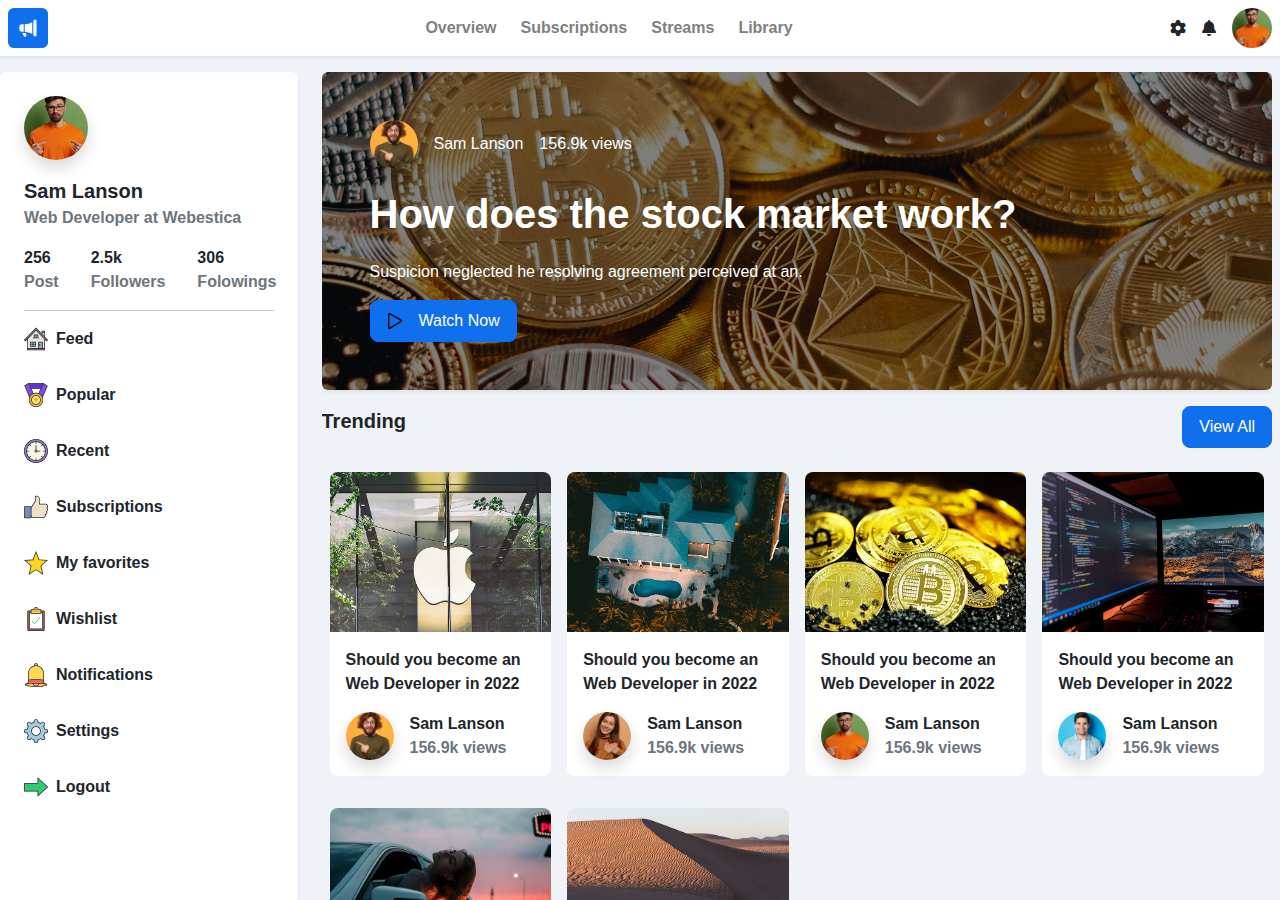
<file: index.html>
<!DOCTYPE html>
<html lang="en">
  <head>
    <meta charset="UTF-8" />
    <meta name="viewport" content="width=device-width, initial-scale=1.0" />
    <title>Document</title>

    <link
      rel="stylesheet"
      href="https://cdnjs.cloudflare.com/ajax/libs/font-awesome/6.0.0/css/all.min.css"
    />
    <link
      href="https://cdn.jsdelivr.net/npm/bootstrap@5.3.3/dist/css/bootstrap.min.css"
      rel="stylesheet"
      integrity="sha384-QWTKZyjpPEjISv5WaRU9OFeRpok6YctnYmDr5pNlyT2bRjXh0JMhjY6hW+ALEwIH"
      crossorigin="anonymous"
    />
    <link
      rel="stylesheet"
      href="https://cdn.jsdelivr.net/npm/swiper@11/swiper-bundle.min.css"
    />
  </head>
  <link rel="stylesheet" href="style.css" />
  <body>
    <div id="app" class="">
      <!--! nav bar  -->
      <div style="position: relative; margin-bottom: 0.5rem">
        <header
          id="nav-bar"
          class="d-flex justify-content-between align-items-center p-2 shadow-sm bg-white"
        >
          <!-- * logo -->
          <div class="d-flex gap-3 align-items-center">
            <img
              style="width: 2.5rem; height: 2.5rem; cursor: pointer"
              src="assets/app_logo.svg"
              alt=""
            />
            <!-- open side bar -->
            <div
              onclick="openSideNav()"
              id="open-side-bar"
              class="d-none p-2 rounded"
            >
              <i
                class="fa-solid fa-bars"
                style="font-size: 1.5rem; cursor: pointer"
              ></i>
            </div>
          </div>

          <!-- * links -->
          <div id="navbar-links" class="d-flex gap-4">
            <a href="">Overview</a>
            <a href="">Subscriptions</a>
            <a href="">Streams</a>
            <a href="">Library</a>
          </div>

          <div id="navbar-icons" class="d-flex gap-3 align-items-center">
            <div
              onclick="openNavLinksFunc()"
              id="open-nav-links-btn"
              class="d-none p-2 rounded"
            >
              <i class="fa-solid fa-ellipsis"></i>
            </div>
            <i class="fa-solid fa-gear"></i>
            <i class="fa-solid fa-bell"></i>
            <a href="profile.html">
              <img
                style="width: 2.5rem; height: 2.5rem; object-fit: cover"
                class="rounded-circle"
                src="assets/person-2.jpg"
                alt=""
              />
            </a>
          </div>
        </header>
        <div id="nav-links-overlay">
          <div>Overview</div>
          <div>Subscriptions</div>
          <div>Streams</div>
          <div>Library</div>
        </div>
      </div>

      <!--! main  -->
      <main class="d-flex gap-3">
        <!--! side nav  -->
        <div id="side-nav" class="bg-white p-4 shadow-sm rounded mt-2">
          <!-- ? user info -->
          <div id="user-info">
            <!-- * img -->
            <div class="d-flex justify-content-between">
              <div></div>
              <i
                onclick="openSideNav()"
                id="side-bar-close-btn"
                class="fa-solid fa-circle-xmark"
              ></i>
            </div>

            <a href="profile.html">
              <img
                id="avatar-img"
                class="rounded-circle shadow mb-3"
                src="assets/person-2.jpg"
                alt=""
              />
            </a>

            <!-- * name and title -->
            <div class="fw-bold fs-5">Sam Lanson</div>
            <div class="fw-semibold fs-6 text-secondary mb-3">
              Web Developer at Webestica
            </div>
            <!-- * stats -->
            <div class="d-flex gap-3">
              <div>
                <div class="fw-bold fs-6">256</div>
                <div class="fw-semibold fs-6 text-secondary">Post</div>
              </div>
              <div class="vr"></div>
              <div>
                <div class="fw-bold fs-6">2.5k</div>
                <div class="fw-semibold fs-6 text-secondary">Followers</div>
              </div>
              <div class="vr"></div>
              <div>
                <div class="fw-bold fs-6">306</div>
                <div class="fw-semibold fs-6 text-secondary">Folowings</div>
              </div>
            </div>
            <hr />
            <!-- * end -->
          </div>
          <!--? nav links  -->
          <div id="side-nav-links" class="d-flex flex-column gap-3">
            <!-- 1 -->
            <div class="d-flex gap-2 mb-3">
              <img class="side-icon" src="assets/side-img-1.svg" alt="" />
              <div class="side-nav-link-btn fw-bold fs-6">Feed</div>
            </div>
            <!-- 2 -->
            <div class="d-flex gap-2 mb-3">
              <img class="side-icon" src="assets/side-img-2.svg" alt="" />
              <div class="side-nav-link-btn fw-bold fs-6">Popular</div>
            </div>
            <!-- 3 -->
            <div class="d-flex gap-2 mb-3">
              <img class="side-icon" src="assets/side-img-3.svg" alt="" />
              <div class="side-nav-link-btn fw-bold fs-6">Recent</div>
            </div>
            <!-- 4 -->
            <div class="d-flex gap-2 mb-3">
              <img class="side-icon" src="assets/side-img-4.svg" alt="" />
              <div class="side-nav-link-btn fw-bold fs-6">Subscriptions</div>
            </div>
            <!-- 5 -->
            <div class="d-flex gap-2 mb-3">
              <img class="side-icon" src="assets/side-img-5.svg" alt="" />
              <div class="side-nav-link-btn fw-bold fs-6">My favorites</div>
            </div>
            <!-- 6 -->
            <div class="d-flex gap-2 mb-3">
              <img class="side-icon" src="assets/side-img-6.svg" alt="" />
              <div class="side-nav-link-btn fw-bold fs-6">Wishlist</div>
            </div>
            <!-- 7 -->
            <div class="d-flex gap-2 mb-3">
              <img class="side-icon" src="assets/side-img-7.svg" alt="" />
              <div class="side-nav-link-btn fw-bold fs-6">Notifications</div>
            </div>
            <!-- 8 -->
            <div class="d-flex gap-2 mb-3">
              <img class="side-icon" src="assets/side-img-8.svg" alt="" />
              <div class="side-nav-link-btn fw-bold fs-6">Settings</div>
            </div>
            <!-- 9 -->
            <div class="d-flex gap-2 mb-3">
              <img class="side-icon" src="assets/side-img-9.svg" alt="" />
              <div class="side-nav-link-btn fw-bold fs-6">Logout</div>
            </div>
          </div>
        </div>
        <!--! content  -->
        <div id="content" class="d-flex flex-column overflow-y-auto m-2">
          <!-- ? content top card -->
          <div
            id="content-top-card"
            class="bg-white rounded p-5 shadow-sm d-flex flex-column gap-3 align-items-start justify-content-center"
          >
            <div class="d-flex gap-3 align-items-center">
              <img
                id="content-avatar-img"
                class="rounded-circle shadow"
                src="assets/avatar.jpg"
                alt=""
              />
              <div>Sam Lanson</div>
              <div>156.9k views</div>
            </div>
            <div class="fw-bold fs-1">How does the stock market work?</div>
            <div>
              Suspicion neglected he resolving agreement perceived at an.
            </div>
            <div class="btn btn-primary d-flex gap-2">
              <img
                style="width: 1rem; height: 1rem; color: white"
                src="assets/play-button.png"
                alt=""
              />
              <div>Watch Now</div>
            </div>
          </div>
          <!-- ? trending -->
          <!-- text with see all -->
          <div class="d-flex justify-content-between mt-3 mb-3">
            <div class="fw-bold fs-5">Trending</div>
            <div class="btn btn-primary">View All</div>
          </div>
          <!-- tranding cards -->
          <div id="trending-cards" class="mb-2">
            <!-- 1 -->
            <div class="trending-card-item">
              <div class="position-relative">
                <img
                  class="tranding-card-img"
                  style="
                    height: 10rem;
                    object-fit: cover;
                    border-radius: 0.5rem 0.5rem 0 0;
                  "
                  src="assets/tc-1.jpg"
                  alt=""
                />
                <div
                  class="trending-card-item-play-btn position-absolute top-50 start-50 translate-middle"
                >
                  <img
                    style="width: 2rem; height: 2rem"
                    src="assets/play-button.png"
                    alt=""
                  />
                </div>
              </div>

              <div class="p-3">
                <div id="trending-card-title" class="fw-bold fs-6 mb-3">
                  Should you become an Web Developer in 2022
                </div>
                <div class="d-flex gap-3 align-items-center">
                  <img
                    style="width: 3rem; height: 3rem; object-fit: cover"
                    class="rounded-circle shadow"
                    src="assets/avatar.jpg"
                    alt=""
                  />
                  <div>
                    <div class="fw-bold fs-6">Sam Lanson</div>
                    <div class="fw-semibold fs-6 text-secondary">
                      156.9k views
                    </div>
                  </div>
                </div>
              </div>
            </div>
            <!-- 2 -->
            <div class="trending-card-item">
              <div class="position-relative">
                <img
                  class="tranding-card-img"
                  style="
                    height: 10rem;
                    width: 100%;
                    object-fit: cover;
                    border-radius: 0.5rem 0.5rem 0 0;
                  "
                  src="assets/tc-2.jpg"
                  alt=""
                />
                <div
                  class="trending-card-item-play-btn position-absolute top-50 start-50 translate-middle"
                >
                  <img
                    style="width: 2rem; height: 2rem"
                    src="assets/play-button.png"
                    alt=""
                  />
                </div>
              </div>

              <div class="p-3">
                <div id="trending-card-title" class="fw-bold fs-6 mb-3">
                  Should you become an Web Developer in 2022
                </div>
                <div class="d-flex gap-3 align-items-center">
                  <img
                    style="width: 3rem; height: 3rem; object-fit: cover"
                    class="rounded-circle shadow"
                    src="assets/person-1.jpg"
                    alt=""
                  />
                  <div>
                    <div class="fw-bold fs-6">Sam Lanson</div>
                    <div class="fw-semibold fs-6 text-secondary">
                      156.9k views
                    </div>
                  </div>
                </div>
              </div>
            </div>
            <!-- 3 -->
            <div class="trending-card-item">
              <div class="position-relative">
                <img
                  class="tranding-card-img"
                  style="
                    height: 10rem;
                    width: 100%;
                    object-fit: cover;
                    border-radius: 0.5rem 0.5rem 0 0;
                  "
                  src="assets/tc-3.jpg"
                  alt=""
                />
                <div
                  class="trending-card-item-play-btn position-absolute top-50 start-50 translate-middle"
                >
                  <img
                    style="width: 2rem; height: 2rem"
                    src="assets/play-button.png"
                    alt=""
                  />
                </div>
              </div>

              <div class="p-3">
                <div id="trending-card-title" class="fw-bold fs-6 mb-3">
                  Should you become an Web Developer in 2022
                </div>
                <div class="d-flex gap-3 align-items-center">
                  <img
                    style="width: 3rem; height: 3rem; object-fit: cover"
                    class="rounded-circle shadow"
                    src="assets/person-2.jpg"
                    alt=""
                  />
                  <div>
                    <div class="fw-bold fs-6">Sam Lanson</div>
                    <div class="fw-semibold fs-6 text-secondary">
                      156.9k views
                    </div>
                  </div>
                </div>
              </div>
            </div>
            <!-- 4 -->
            <div class="trending-card-item">
              <div class="position-relative">
                <img
                  class="tranding-card-img"
                  style="
                    height: 10rem;
                    width: 100%;
                    object-fit: cover;
                    border-radius: 0.5rem 0.5rem 0 0;
                  "
                  src="assets/tc-4.jpg"
                  alt=""
                />
                <div
                  class="trending-card-item-play-btn position-absolute top-50 start-50 translate-middle"
                >
                  <img
                    style="width: 2rem; height: 2rem"
                    src="assets/play-button.png"
                    alt=""
                  />
                </div>
              </div>

              <div class="p-3">
                <div id="trending-card-title" class="fw-bold fs-6 mb-3">
                  Should you become an Web Developer in 2022
                </div>
                <div class="d-flex gap-3 align-items-center">
                  <img
                    style="width: 3rem; height: 3rem; object-fit: cover"
                    class="rounded-circle shadow"
                    src="assets/person-3.jpg"
                    alt=""
                  />
                  <div>
                    <div class="fw-bold fs-6">Sam Lanson</div>
                    <div class="fw-semibold fs-6 text-secondary">
                      156.9k views
                    </div>
                  </div>
                </div>
              </div>
            </div>
            <!-- 5 -->
            <div class="trending-card-item">
              <div class="position-relative">
                <img
                  class="tranding-card-img"
                  style="
                    height: 10rem;
                    width: 100%;
                    object-fit: cover;
                    border-radius: 0.5rem 0.5rem 0 0;
                  "
                  src="assets/photo-1.jpg"
                  alt=""
                />
                <div
                  class="trending-card-item-play-btn position-absolute top-50 start-50 translate-middle"
                >
                  <img
                    style="width: 2rem; height: 2rem"
                    src="assets/play-button.png"
                    alt=""
                  />
                </div>
              </div>

              <div class="p-3">
                <div id="trending-card-title" class="fw-bold fs-6 mb-3">
                  Should you become an Web Developer in 2022
                </div>
                <div class="d-flex gap-3 align-items-center">
                  <img
                    style="width: 3rem; height: 3rem; object-fit: cover"
                    class="rounded-circle shadow"
                    src="assets/person-5.jpg"
                    alt=""
                  />
                  <div>
                    <div class="fw-bold fs-6">Sam Lanson</div>
                    <div class="fw-semibold fs-6 text-secondary">
                      156.9k views
                    </div>
                  </div>
                </div>
              </div>
            </div>
            <!-- 6 -->
            <div class="trending-card-item">
              <div class="position-relative">
                <img
                  class="tranding-card-img"
                  style="
                    height: 10rem;
                    width: 100%;
                    object-fit: cover;
                    border-radius: 0.5rem 0.5rem 0 0;
                  "
                  src="assets/photo-2.jpg"
                  alt=""
                />
                <div
                  class="trending-card-item-play-btn position-absolute top-50 start-50 translate-middle"
                >
                  <img
                    style="width: 2rem; height: 2rem"
                    src="assets/play-button.png"
                    alt=""
                  />
                </div>
              </div>

              <div class="p-3">
                <div id="trending-card-title" class="fw-bold fs-6 mb-3">
                  Should you become an Web Developer in 2022
                </div>
                <div class="d-flex gap-3 align-items-center">
                  <img
                    style="width: 3rem; height: 3rem; object-fit: cover"
                    class="rounded-circle shadow"
                    src="assets/person-1.jpg"
                    alt=""
                  />
                  <div>
                    <div class="fw-bold fs-6">Sam Lanson</div>
                    <div class="fw-semibold fs-6 text-secondary">
                      156.9k views
                    </div>
                  </div>
                </div>
              </div>
            </div>
          </div>
          <!-- ? Trailer cards -->
          <!-- text with see all -->
          <div class="d-flex justify-content-between mt-3 mb-3">
            <div class="fw-bold fs-5">Official Trailer</div>
            <div class="btn btn-primary">View more videos</div>
          </div>
          <!-- Trailer cards -->
          <div id="trailer-cards" class="mb-3">
            <!-- 1 -->
            <div class="trailer-card-item">
              <div>
                <iframe
                  style="border-radius: 0.5rem 0.5rem 0 0"
                  width="100%"
                  height="170px"
                  src="https://www.youtube.com/embed/2ncLy2tHEwg"
                  title="MONEY HEIST Season 5 Trailer (2021)"
                  frameborder="0"
                  allow="accelerometer; autoplay; clipboard-write; encrypted-media; gyroscope; picture-in-picture; web-share"
                  referrerpolicy="strict-origin-when-cross-origin"
                  allowfullscreen
                ></iframe>
                <div id="trending-card-title" class="fw-bold fs-6 mb-3 p-2">
                  MONEY HEIST Season 5 Trailer (2021)
                </div>
              </div>

              <div class="p-3">
                <div class="d-flex gap-3 align-items-center">
                  <img
                    style="width: 3rem; height: 3rem; object-fit: cover"
                    class="rounded-circle shadow"
                    src="assets/person-3.jpg"
                    alt=""
                  />
                  <div>
                    <div class="fw-bold fs-6">Sam Lanson</div>
                    <div class="fw-semibold fs-6 text-secondary">
                      156.9k views
                    </div>
                  </div>
                </div>
              </div>
            </div>
            <!-- 2 -->
            <div class="trailer-card-item">
              <div>
                <iframe
                  style="border-radius: 0.5rem 0.5rem 0 0"
                  width="100%"
                  height="170px"
                  src="https://www.youtube.com/embed/2gTC4uWP3_Y"
                  title="Breaking Bad | The Final Season Teaser- UK &amp; Ireland [HD] | Netflix"
                  frameborder="0"
                  allow="accelerometer; autoplay; clipboard-write; encrypted-media; gyroscope; picture-in-picture; web-share"
                  referrerpolicy="strict-origin-when-cross-origin"
                  allowfullscreen
                ></iframe>
                <div id="trending-card-title" class="fw-bold fs-6 mb-3 p-2">
                  Breaking Bad | The Final Season Teaser- UK &amp; Ireland [HD]
                  | Netflix
                </div>
              </div>

              <div class="p-3">
                <div class="d-flex gap-3 align-items-center">
                  <img
                    style="width: 3rem; height: 3rem; object-fit: cover"
                    class="rounded-circle shadow"
                    src="assets/person-4.jpg"
                    alt=""
                  />
                  <div>
                    <div class="fw-bold fs-6">Sam Lanson</div>
                    <div class="fw-semibold fs-6 text-secondary">
                      156.9k views
                    </div>
                  </div>
                </div>
              </div>
            </div>
            <!-- 3 -->
            <div class="trailer-card-item">
              <div>
                <iframe
                  style="border-radius: 0.5rem 0.5rem 0 0"
                  width="100%"
                  height="170px"
                  src="https://www.youtube.com/embed/avz06PDqDbM"
                  title="Mission: Impossible – Dead Reckoning Part One | Official Trailer (2023 Movie) - Tom Cruise"
                  frameborder="0"
                  allow="accelerometer; autoplay; clipboard-write; encrypted-media; gyroscope; picture-in-picture; web-share"
                  referrerpolicy="strict-origin-when-cross-origin"
                  allowfullscreen
                ></iframe>
                <div id="trending-card-title" class="fw-bold fs-6 mb-3 p-2">
                  Mission: Impossible – Dead Reckoning Part One | Official
                  Trailer (2023 Movie) - Tom Cruise
                </div>
              </div>

              <div class="p-3">
                <div class="d-flex gap-3 align-items-center">
                  <img
                    style="width: 3rem; height: 3rem; object-fit: cover"
                    class="rounded-circle shadow"
                    src="assets/avatar.jpg"
                    alt=""
                  />
                  <div>
                    <div class="fw-bold fs-6">Sam Lanson</div>
                    <div class="fw-semibold fs-6 text-secondary">
                      156.9k views
                    </div>
                  </div>
                </div>
              </div>
            </div>
          </div>

          <!-- ? Music cards -->
          <!-- text with see all -->
          <div class="d-flex justify-content-between mt-3 mb-3">
            <div class="fw-bold fs-5">Podcast</div>
            <div class="btn btn-primary">View more videos</div>
          </div>
          <!-- Music cards -->
          <div class="mb-3">
            <div class="slider-wrapper">
              <div id="music-cards" class="swiper-wrapper">
                <!-- 1 -->
                <div class="music-card-item swiper-slide">
                  <iframe
                    style="border-radius: 0.5rem 0.5rem 0 0"
                    width="100%"
                    height="170px"
                    src="https://www.youtube.com/embed/pJ0auP7dbcY"
                    title="كيف تنجح العلاقات مع ياسر الحزيمي | بودكاست فنجان"
                    frameborder="0"
                    allow="accelerometer; autoplay; clipboard-write; encrypted-media; gyroscope; picture-in-picture; web-share"
                    referrerpolicy="strict-origin-when-cross-origin"
                    allowfullscreen
                  ></iframe>

                  <div id="music-card-title" class="fw-bold fs-6 mb-3 p-2">
                    كيف تنجح العلاقات مع ياسر الحزيمي | بودكاست فنجان
                  </div>
                  <div id="music-card-title-2" class="fs-6 mb-3 p-2">
                    66.9k views
                  </div>
                </div>
                <!-- 2 -->
                <div class="music-card-item swiper-slide">
                  <iframe
                    style="border-radius: 0.5rem 0.5rem 0 0"
                    width="100%"
                    height="170px"
                    src="https://www.youtube.com/embed/lAxcOeXXyPQ"
                    title="اضاءات دينية: جلسة استفهام (1/2) | بدون ورق 116 | الشيخ د.عثمان محمد الخميس"
                    frameborder="0"
                    allow="accelerometer; autoplay; clipboard-write; encrypted-media; gyroscope; picture-in-picture; web-share"
                    referrerpolicy="strict-origin-when-cross-origin"
                    allowfullscreen
                  ></iframe>

                  <div id="music-card-title" class="fw-bold fs-6 mb-3 p-2">
                    ضاءات دينية: جلسة استفهام (1/2) | بدون ورق 116 | الشيخ
                    د.عثمان محمد الخميس
                  </div>
                  <div id="music-card-title-2" class="fs-6 mb-3 p-2">
                    66.9k views
                  </div>
                </div>
                <!-- 3 -->
                <div class="music-card-item swiper-slide">
                  <iframe
                    style="border-radius: 0.5rem 0.5rem 0 0"
                    width="100%"
                    height="170px"
                    src="https://www.youtube.com/embed/QdKwip4c5s8"
                    title="Andrew Tate EMERGENCY MEETING EPISODE 57 - PRESIDENTIAL DEBATE LIVE"
                    frameborder="0"
                    allow="accelerometer; autoplay; clipboard-write; encrypted-media; gyroscope; picture-in-picture; web-share"
                    referrerpolicy="strict-origin-when-cross-origin"
                    allowfullscreen
                  ></iframe>

                  <div id="music-card-title" class="fw-bold fs-6 mb-3 p-2">
                    Andrew Tate EMERGENCY MEETING EPISODE 57 - PRESIDENTIAL
                    DEBATE LIVE
                  </div>
                  <div id="music-card-title-2" class="fs-6 mb-3 p-2">
                    66.9k views
                  </div>
                </div>
                <!-- 4 -->
                <div class="music-card-item swiper-slide">
                  <iframe
                    style="border-radius: 0.5rem 0.5rem 0 0"
                    width="100%"
                    height="170px"
                    src="https://www.youtube.com/embed/A8pydJs-Rns"
                    title="وعي ٧٩ | أحسن القصص | سيدنا يوسف عليه السلام ٣"
                    frameborder="0"
                    allow="accelerometer; autoplay; clipboard-write; encrypted-media; gyroscope; picture-in-picture; web-share"
                    referrerpolicy="strict-origin-when-cross-origin"
                    allowfullscreen
                  ></iframe>

                  <div id="music-card-title" class="fw-bold fs-6 mb-3 p-2">
                    وعي ٧٩ | أحسن القصص | سيدنا يوسف عليه السلام ٣
                  </div>
                  <div id="music-card-title-2" class="fs-6 mb-3 p-2">
                    66.9k views
                  </div>
                </div>
                <!-- 5 -->
                <div class="music-card-item swiper-slide">
                  <iframe
                    style="border-radius: 0.5rem 0.5rem 0 0"
                    width="100%"
                    height="170px"
                    src="https://www.youtube.com/embed/9mpo8QFdzfs?list=PL5isa5XjlZ5pH8vT0TJO9qZrRiZcrWuDp"
                    title="بودكاست مع أحمد سالم | الشغف هيمخمضك، الزواج مبكراً والشغل والنسوية والافلام وأشياء أخرى"
                    frameborder="0"
                    allow="accelerometer; autoplay; clipboard-write; encrypted-media; gyroscope; picture-in-picture; web-share"
                    referrerpolicy="strict-origin-when-cross-origin"
                    allowfullscreen
                  ></iframe>

                  <div id="music-card-title" class="fw-bold fs-6 mb-3 p-2">
                    بودكاست مع أحمد سالم | الشغف هيمخمضك، الزواج مبكراً والشغل
                    والنسوية والافلام وأشياء أخرى
                  </div>
                  <div id="music-card-title-2" class="fs-6 mb-3 p-2">
                    66.9k views
                  </div>
                </div>
                <!-- 6 -->
                <div class="music-card-item swiper-slide">
                  <iframe
                    style="border-radius: 0.5rem 0.5rem 0 0"
                    width="100%"
                    height="170px"
                    src="https://www.youtube.com/embed/nkil1U1GxdA"
                    title="فاهم 42 | سلسلة تذوق العبادات - (4) الذكر | مع د. أحمد العربي"
                    frameborder="0"
                    allow="accelerometer; autoplay; clipboard-write; encrypted-media; gyroscope; picture-in-picture; web-share"
                    referrerpolicy="strict-origin-when-cross-origin"
                    allowfullscreen
                  ></iframe>
                  <div id="music-card-title" class="fw-bold fs-6 mb-3 p-2">
                    فاهم 42 | سلسلة تذوق العبادات - (4) الذكر | مع د. أحمد
                    العربي
                  </div>
                  <div id="music-card-title-2" class="fs-6 mb-3 p-2">
                    66.9k views
                  </div>
                </div>
              </div>
              <!-- If we need pagination -->
              <!-- <div class="swiper-pagination"></div> -->
              <!-- If we need navigation buttons -->
              <div class="swiper-button-prev"></div>
              <div class="swiper-button-next"></div>
              <!-- If we need scrollbar -->
              <!-- <div class="swiper-scrollbar"></div> -->
            </div>
          </div>

          <!--? footer  -->
          <footer>
            <div
              id="footer-links"
              class="d-flex flex-column justify-content-center align-items-start gap-4"
            >
              <div class="d-flex gap-3">
                <a href="">about</a>
                <a href="">Support</a>
                <a href="">Docs</a>
                <a href="">Privacy Policy</a>
              </div>
              <div>
                ©2024 Webestica All rights reserved Supposing so be resolving
                breakfast am or perfectly. Is drew am hill from me. Valley by oh
                twenty direct me so. Departure defective arranging rapturous did
                believe him all had supported.
              </div>
            </div>
            <div id="footer-imgs" class="d-flex flex-column gap-3">
              <img src="assets/app-store.svg" alt="" />
              <img src="assets/google-play.svg" alt="" />
            </div>
          </footer>
        </div>
      </main>
    </div>
    <script src="https://cdn.jsdelivr.net/npm/swiper@11/swiper-bundle.min.js"></script>
    <script
      src="https://cdn.jsdelivr.net/npm/bootstrap@5.3.3/dist/js/bootstrap.bundle.min.js"
      integrity="sha384-YvpcrYf0tY3lHB60NNkmXc5s9fDVZLESaAA55NDzOxhy9GkcIdslK1eN7N6jIeHz"
      crossorigin="anonymous"
    ></script>
    <script src="index.js"></script>
  </body>
</html>
</file>
<file: style.css>
* {
  padding: 0;
  margin: 0;
  box-sizing: border-box;
}

body {
  font-family: sans-serif;
  --primary-color: #0f6fec;
  --primary-color-bold: #0d5ec9;
  --secondary-color: #eff2f6;
}
img {
  width: 100%;
  height: 100%;
}
#app {
  background-color: #eff2f6;
  height: 100vh;
  width: 100vw;
  overflow: hidden;
}
.btn-primary {
  display: flex !important;
  align-items: center !important;
  gap: 1rem !important;
  background-color: var(--primary-color) !important;
  padding: 0.5rem 1rem !important;
  border-radius: 0.5rem !important;
  transition: 0.2s all ease-in-out !important;
}
.btn-primary:hover {
  background-color: var(--primary-color-bold) !important;
}

/* ! Nav bar ========================================*/
#nav-bar a {
  text-decoration: none;
  color: gray;
  font-weight: 600;
  transition: 0.2s all ease-in-out;
}
#nav-bar a:hover {
  color: var(--primary-color-bold);
}
#nav-icons i {
  cursor: pointer;
  color: gray;
  transition: 0.2s all ease-in-out;
}

#nav-icons i:hover {
  color: var(--primary-color-bold);
}
#open-side-bar {
  background-color: var(--primary-color);
  color: white;
  cursor: pointer;
}
#open-nav-links-btn {
  background-color: var(--primary-color);
  color: white;
  cursor: pointer;
}
#nav-links-overlay {
  margin-top: 0;
  padding: 1rem;
  visibility: hidden;
  z-index: 1;
  position: fixed;
  transition: all 0.3s ease-in-out;
  transform: translateY(-100%);
  background-color: white !important;
  width: 100%;
  box-shadow: 0 0 0.5rem rgba(0, 0, 0, 0.5);
  color: black;
  display: flex;
  flex-direction: column;
  justify-content: center;
  align-items: center;
  gap: 1rem;
}
#nav-links-overlay div {
  cursor: pointer;
  width: 100%;
  align-items: center;
  text-align: center;
  justify-content: center;
  color: gray;
  font-weight: bold;
  text-decoration: none;
  padding: 0.5rem;
  border-radius: 0.5rem;
  transition: 0.1s all ease-in-out;
}

#nav-links-overlay div:hover {
  color: white;
  background-color: var(--primary-color-bold);
}

/*! side nav  =======================================*/
#side-nav {
  height: 100vh;
  width: 30%;
}
.open-nav {
  transform: translateX(0) !important;
  visibility: visible !important;
}
#side-bar-close-btn {
  display: none;
  cursor: pointer;
}
.side-icon {
  width: 1.5rem;
  height: 1.5rem;
}
.side-nav-link-btn:hover {
  cursor: pointer;
  color: #1da1f2;
}
#avatar-img {
  width: 4rem;
  height: 4rem;
}

/* Custom Scrollbar */
#side-nav {
  overflow: hidden;
  position: relative;
}

#side-nav:hover {
  overflow: auto;
}

#side-nav::-webkit-scrollbar {
  width: 0.4rem;
}

#side-nav::-webkit-scrollbar-thumb {
  background-color: lightgray;
  border-radius: 1rem;
}

#side-nav::-webkit-scrollbar-thumb:hover {
  background-color: gray;
}

#side-nav::-webkit-scrollbar-track {
  background: transparent;
}

/*! content  =========================================================*/
/*? Top Content  */
#content {
  width: 100%;
  height: 100vh;
  padding-bottom: 5rem;
}
#content-top-card {
  color: white;
  background: linear-gradient(rgba(0, 0, 0, 0.5), rgba(0, 0, 0, 0.5)),
    url("assets/coines.png");
  background-size: cover;
  background-position: center;
}

#content-avatar-img {
  width: 3rem;
  height: 3rem;
}

/*? tranding */
#trending-cards {
  margin-right: 1rem;
  display: grid;
  grid-template-columns: auto auto auto auto;
  gap: 1rem;
}
.trending-card-item {
  display: flex;
  flex-direction: column;
  border-radius: 0.5rem;
  background-color: white;
  margin: 0.5rem;
  width: 100%;
  height: fit-content;
  padding: 0 !important;
}

.trending-card-item .trending-card-item-play-btn {
  visibility: hidden;
  margin-top: 5rem;
  opacity: 0;
  transition: all 0.3s ease-in-out;
}
.trending-card-item:hover .trending-card-item-play-btn {
  visibility: visible;
  margin-top: 0px;
  opacity: 1;
}
#trending-card-title {
  transition: all 0.3s ease-in-out;
}
.trending-card-item:hover #trending-card-title {
  color: var(--primary-color);
}
/* ?trailer */
#trailer-cards {
  display: grid;
  grid-template-columns: auto auto auto auto;
  gap: 1rem;
}
.trailer-card-item {
  display: flex;
  justify-content: space-between;
  flex-direction: column;
  border-radius: 0.5rem;
  background-color: white;
  margin: 0.5rem;
  width: 100%;
  padding: 0 !important;
}
/*? Music */
#music-cards {
  /* display: grid;
  grid-template-columns: auto auto auto auto auto; */
  gap: 0.5rem;
  margin-right: 1rem;
}

.music-card-item {
  display: flex;
  justify-content: space-between;
  flex-direction: column;
  border-radius: 0.5rem;
  background-color: white;
  margin: 0.5rem;
  width: 30%;
  padding: 0 !important;
  transition: all 0.3s ease-in-out;
}
#music-card-title {
  transition: all 0.3s ease-in-out;
}
.music-card-item:hover #music-card-title {
  cursor: pointer;
  color: var(--primary-color);
}
.music-card-item:hover {
  transform: scale(1.02);
}

/* ? footer */
footer {
  padding: 1rem;
  background-color: white;
  display: flex;
  justify-content: center;
  align-items: center;
  gap: 1rem;
  border-radius: 0.5rem;
  transition: all 0.3s ease-in-out;
}
footer a {
  color: gray;
  text-decoration: none;
}
footer a:hover {
  color: var(--primary-color-bold);
}

/* media queries */

@media screen and (max-width: 960px) {
  /* ?Nabar */
  #open-side-bar {
    display: inline !important;
  }
  #side-bar-close-btn {
    display: inline !important;
  }
  #side-nav {
    visibility: hidden;
    position: fixed;
    z-index: 1;
    top: 0;
    left: 0;
    width: 40% !important;
    height: 100vh;
    background-color: white;
    transform: translateX(-100%);
    transition: all 0.3s ease-in-out;
  }
  /* ========= */

  #trending-cards {
    width: 100% !important;
    display: grid !important;
    grid-template-columns: auto auto auto;
    gap: 1rem;
  }
  #trailer-cards {
    width: 100% !important;
    display: grid !important;
    grid-template-columns: auto auto;
    gap: 1rem;
  }
  /* ? footer */
  footer {
    display: flex;
    flex-direction: column;
    gap: 2rem !important;
  }
  #footer-links {
    flex-direction: column !important;
    align-items: center !important;
    justify-content: center !important;
    gap: 1rem !important;
  }

  footer img {
    height: 3rem;
  }

  #footer-imgs {
    flex-direction: row !important;
    gap: 2rem !important;
  }
}

@media screen and (max-width: 620px) {
  /* ?Nabar */
  #open-nav-links-btn {
    display: inline !important;
  }
  #side-nav {
    width: 60% !important;
  }
  #navbar-links {
    display: none !important;
  }
  /*? =========== */
  /* ? nav bar */

  #trending-cards {
    display: grid !important;
    grid-template-columns: auto auto;
    gap: 1rem;
  }
}

@media screen and (max-width: 460px) {
  #trending-cards {
    display: grid !important;
    grid-template-columns: auto;
    gap: 1rem;
  }
  #trending-cards {
    display: grid !important;
    grid-template-columns: auto;
    gap: 1rem;
  }
  #footer-imgs {
    flex-direction: column !important;
    gap: 2rem !important;
  }
}

.slider-wrapper {
  position: relative;
  overflow: hidden;
  height: 100%;
  width: 100%;
}
</file>
